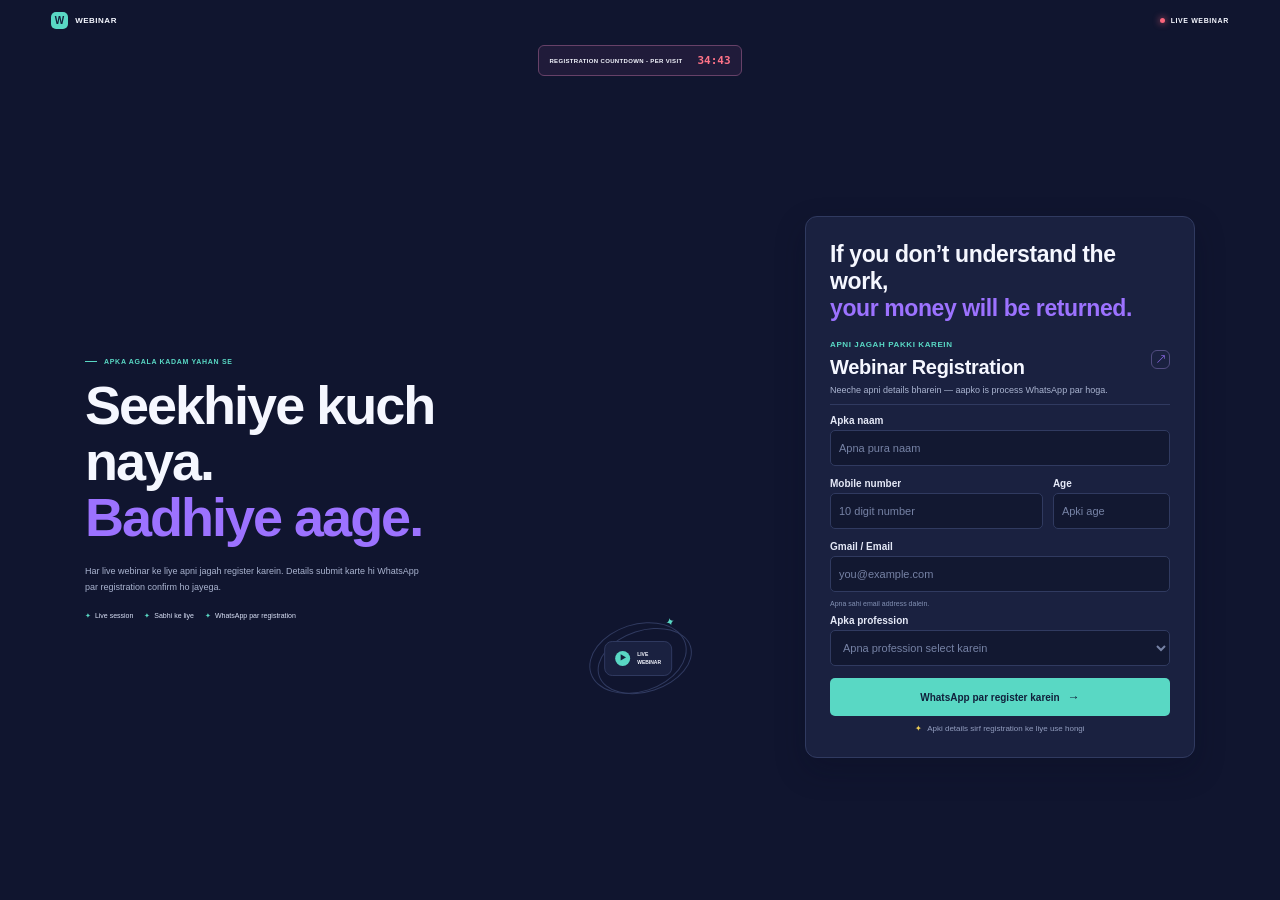
<file: index.html>
<!DOCTYPE html>
<html lang="hi">
<head>
  <meta charset="UTF-8" />
  <meta name="viewport" content="width=device-width, initial-scale=1.0" />
  <meta name="theme-color" content="#10152f" />
  <title>Webinar Registration</title>
  <link rel="stylesheet" href="styles.css" />
  <!-- Meta Pixel Code -->
<!-- Meta Pixel Code -->
<script>
!function(f,b,e,v,n,t,s)
{if(f.fbq)return;n=f.fbq=function(){n.callMethod?
n.callMethod.apply(n,arguments):n.queue.push(arguments)};
if(!f._fbq)f._fbq=n;n.push=n;n.loaded=!0;n.version='2.0';
n.queue=[];t=b.createElement(e);t.async=!0;
t.src=v;s=b.getElementsByTagName(e)[0];
s.parentNode.insertBefore(t,s)}(window, document,'script',
'https://connect.facebook.net/en_US/fbevents.js');
fbq('init', '1148708364283112');
fbq('track', 'PageView');
</script>
<noscript><img height="1" width="1" style="display:none"
src="https://www.facebook.com/tr?id=1148708364283112&ev=PageView&noscript=1"
/></noscript>
<!-- End Meta Pixel Code -->
</head>
<body>
  <header class="topbar">
    <a class="brand" href="#home" aria-label="Webinar home"><span class="brand-mark">W</span><span>WEBINAR</span></a>
    <span class="live-label"><span class="live-dot"></span> LIVE WEBINAR</span>
  </header>

  <main id="home">
    <div class="countdown" aria-label="Registration countdown">
      <span>REGISTRATION COUNTDOWN - PER VISIT</span>
      <strong id="countdown">34:43</strong>
    </div>

    <section class="hero" aria-labelledby="hero-title">
      <div class="hero-copy">
        <p class="eyebrow"><span></span> APKA AGALA KADAM YAHAN SE</p>
        <h1 id="hero-title">Seekhiye kuch<br />naya.<br /><span>Badhiye aage.</span></h1>
        <p class="intro">Har live webinar ke liye apni jagah register karein. Details submit karte hi WhatsApp par registration confirm ho jayega.</p>
        <div class="benefits"><span>✦&nbsp; Live session</span><span>✦&nbsp; Sabhi ke liye</span><span>✦&nbsp; WhatsApp par registration</span></div>
        <div class="webinar-art" aria-hidden="true"><span class="sparkle">✦</span><div class="play-card"><span class="play">▶</span><span>LIVE<br />WEBINAR</span></div></div>
      </div>

      <section class="form-card" id="register" aria-labelledby="form-title">
        <p class="refund-promise registration-refund-promise">If you don’t understand the work,<br /><span>your money will be returned.</span></p>
        <div class="card-heading">
          <div><p class="card-kicker">APNI JAGAH PAKKI KAREIN</p><h2 id="form-title">Webinar Registration</h2></div>
          <span class="edit-icon" aria-hidden="true">↗</span>
        </div>
        <p class="form-subtitle">Neeche apni details bharein — aapko is process WhatsApp par hoga.</p>
        <form id="registrationForm">
          <label class="field"><span>Apka naam</span><input type="text" name="name" placeholder="Apna pura naam" autocomplete="name" required /></label>
          <div class="field-row">
            <label class="field"><span>Mobile number</span><input type="tel" name="phone" placeholder="10 digit number" autocomplete="tel" pattern="[0-9+() -]{10,}" required /></label>
            <label class="field"><span>Age</span><input type="number" name="age" placeholder="Apki age" min="13" max="100" required /></label>
          </div>
          <label class="field"><span>Gmail / Email</span><input type="email" name="email" placeholder="you@example.com" autocomplete="email" required /></label>
          <p class="field-hint">Apna sahi email address dalein.</p>
          <label class="field"><span>Apka profession</span><select name="profession" required><option value="" disabled selected>Apna profession select karein</option><option>Student</option><option>Working professional</option><option>Business owner</option><option>Freelancer</option><option>Other</option></select></label>
          <button class="submit-button" type="submit">WhatsApp par register karein <span aria-hidden="true">→</span></button>
          <p class="secure-note"><span aria-hidden="true">✦</span> Apki details sirf registration ke liye use hongi</p>
          <p class="success-message" id="successMessage" role="status" hidden>Shukriya! Aapka registration submit ho gaya.</p>
        </form>
      </section>
    </section>
  </main>
  <script src="script.js"></script>
</body>
</html>
</file>
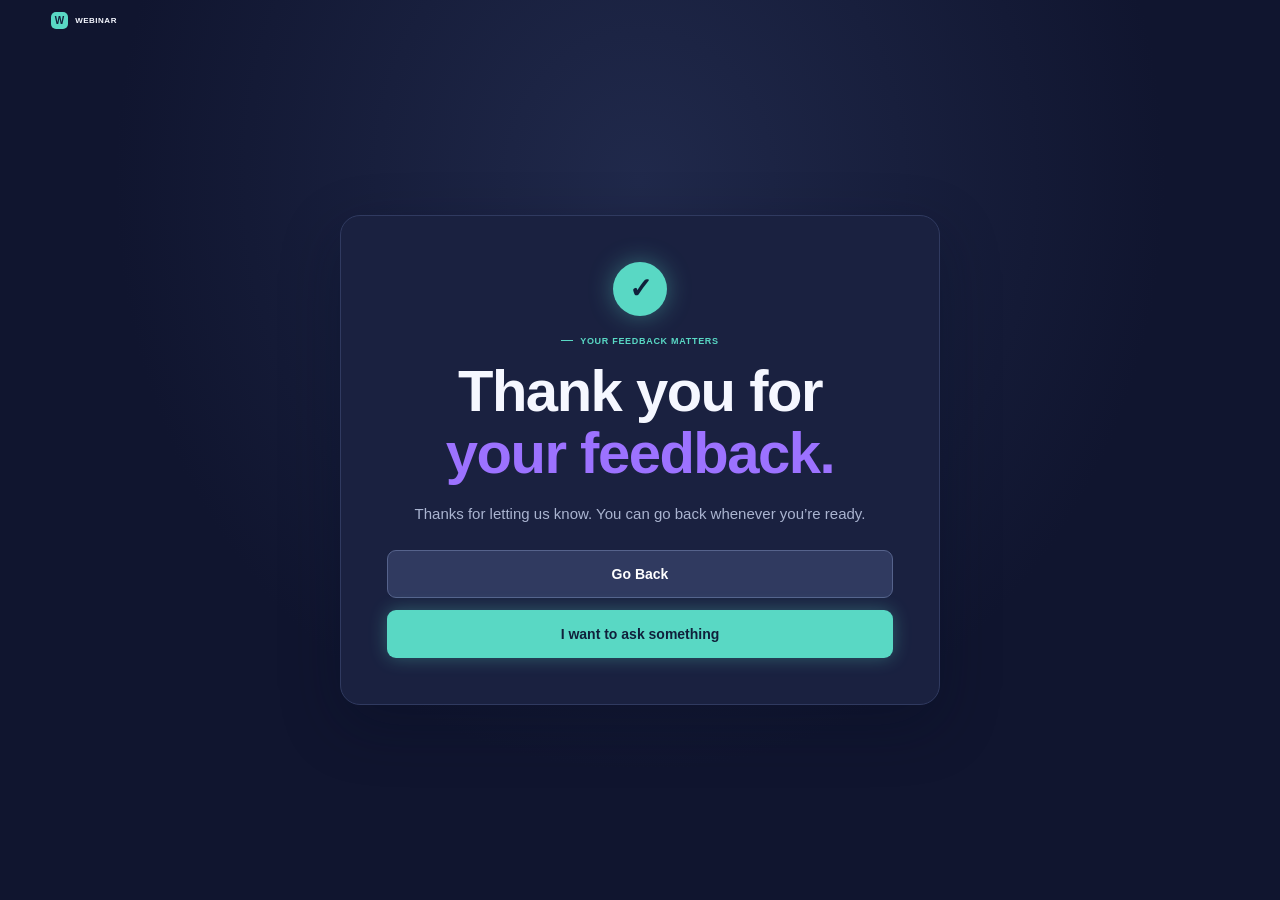
<file: feedback.html>
<!DOCTYPE html>
<html lang="en">
<head>
  <meta charset="UTF-8" />
  <meta name="viewport" content="width=device-width, initial-scale=1.0" />
  <meta name="theme-color" content="#10152f" />
  <title>Thank You</title>
  <link rel="stylesheet" href="styles.css" />
</head>
<body class="journey-page">
  <header class="topbar">
    <a class="brand" href="index.html" aria-label="Webinar home"><span class="brand-mark">W</span><span>WEBINAR</span></a>
  </header>
  <main class="journey-main">
    <section class="journey-card feedback-card" aria-labelledby="feedback-title">
      <div class="feedback-mark" aria-hidden="true">✓</div>
      <p class="eyebrow journey-eyebrow"><span></span> YOUR FEEDBACK MATTERS</p>
      <h1 id="feedback-title" class="journey-title">Thank you for<br /><span>your feedback.</span></h1>
      <p class="journey-intro">Thanks for letting us know. You can go back whenever you’re ready.</p>
      <a class="glow-button back-button" href="video.html">Go Back</a>
      <button class="glow-button ask-button" id="askButton" type="button">I want to ask something</button>
    </section>
  </main>
  <script src="feedback.js"></script>
</body>
</html>
</file>
<file: styles.css>
:root {
  color-scheme: dark;
  --bg: #10152f;
  --panel: #1a2140;
  --muted: #aab4d0;
  --accent: #59d8c4;
  --white: #f5f7ff;
  --purple: #9c72ff;
}

* { box-sizing: border-box; }
html { scroll-behavior: smooth; }
body {
  margin: 0;
  min-height: 100vh;
  padding: 0 4%;
  color: var(--white);
  background: var(--bg);
  font-family: Arial, Helvetica, sans-serif;
}
.topbar { height: 40px; display: flex; align-items: center; justify-content: space-between; }
.brand { display: inline-flex; align-items: center; gap: 7px; color: var(--white); text-decoration: none; font-size: 8px; font-weight: 700; letter-spacing: .5px; }
.brand-mark { display: grid; place-items: center; width: 17px; height: 17px; color: #12203a; background: var(--accent); border-radius: 5px; font-size: 10px; }
.live-label { display: flex; align-items: center; gap: 6px; font-size: 7px; font-weight: 700; letter-spacing: .6px; }
.live-dot { width: 5px; height: 5px; background: #fa657c; border-radius: 50%; box-shadow: 0 0 7px #fa657c; }
.countdown { display: flex; align-items: center; justify-content: center; gap: 15px; width: fit-content; margin: 5px auto 0; padding: 8px 10px; border: 1px solid #674168; border-radius: 6px; background: #201b3a; }
.countdown span { font-size: 6px; font-weight: 700; letter-spacing: .35px; }
.countdown strong { color: #ff7388; font: 700 11px monospace; }
.hero { display: grid; grid-template-columns: minmax(0, 1fr) 230px; align-items: center; gap: 8%; max-width: 1110px; min-height: calc(100vh - 88px); margin: 0 auto; padding: 25px 0 15px; }
.hero-copy { position: relative; align-self: center; padding-top: 4px; }
.eyebrow { display: flex; align-items: center; gap: 7px; margin: 0 0 13px; color: var(--accent); font-size: 7px; font-weight: 700; letter-spacing: .7px; }
.eyebrow span { display: inline-block; width: 12px; height: 1px; background: var(--accent); }
h1, h2 { font-family: Arial, Helvetica, sans-serif; }
h1 { margin: 0; font-size: clamp(38px, 5.5vw, 54px); line-height: 1.03; letter-spacing: -2px; }
h1 span { color: var(--purple); }
.intro { max-width: 340px; margin: 18px 0 16px; color: var(--muted); font-size: 9px; line-height: 1.8; }
.benefits { display: flex; flex-wrap: wrap; gap: 11px; color: #dbe2f8; font-size: 7px; }
.benefits span::first-letter { color: var(--accent); }
.webinar-art { position: absolute; right: 1%; bottom: -72px; width: 100px; height: 68px; display: grid; place-items: center; border: 1px solid #303a60; border-radius: 50%; transform: rotate(-18deg); }
.webinar-art::before { position: absolute; inset: 7px -5px -3px 6px; content: ""; border: 1px solid #303a60; border-radius: 50%; }
.sparkle { position: absolute; right: 3px; top: 2px; color: var(--accent); font-size: 11px; }
.play-card { display: flex; align-items: center; gap: 7px; padding: 9px 10px; background: #1a2140; border: 1px solid #303a60; border-radius: 8px; transform: rotate(18deg); font-size: 5px; font-weight: 700; line-height: 1.5; }
.play { display: grid; place-items: center; width: 15px; height: 15px; color: #14213b; background: var(--accent); border-radius: 50%; font-size: 7px; }
.form-card { width: 100%; padding: 17px; background: var(--panel); border: 1px solid #303a60; border-radius: 12px; box-shadow: 0 12px 30px #080d2140; }
.card-heading { display: flex; align-items: center; justify-content: space-between; }
.card-kicker { margin: 0 0 7px; color: var(--accent); font-size: 6px; font-weight: 700; letter-spacing: .6px; }
h2 { margin: 0; font-size: 14px; letter-spacing: -.3px; }
.edit-icon { display: grid; place-items: center; width: 19px; height: 19px; color: var(--purple); border: 1px solid #514c80; border-radius: 6px; font-size: 10px; }
.form-subtitle { margin: 6px 0 10px; padding-bottom: 9px; color: var(--muted); border-bottom: 1px solid #303a60; font-size: 6px; }
.field { display: block; margin-bottom: 8px; }
.field > span { display: block; margin-bottom: 4px; color: #e5e9f7; font-size: 7px; font-weight: 700; }
.field input, .field select { width: 100%; height: 23px; padding: 0 8px; color: var(--white); background: #121831; border: 1px solid #303a60; border-radius: 5px; outline: none; font: 7px Arial, sans-serif; }
.field input::placeholder, .field select:invalid { color: #7682a5; }
.field input:focus, .field select:focus { border-color: var(--accent); box-shadow: 0 0 0 2px #59d8c41a; }
.field select option { background: var(--panel); }
.field-row { display: grid; grid-template-columns: 1fr .55fr; gap: 10px; }
.field-hint { margin: -4px 0 8px; color: #8290b3; font-size: 5px; }
.submit-button { display: flex; align-items: center; justify-content: center; gap: 8px; width: 100%; height: 25px; padding: 0 10px; color: #10203b; background: var(--accent); border: 0; border-radius: 5px; font: 700 7px Arial, sans-serif; cursor: pointer; transition: background .2s, transform .2s; }
.submit-button:hover { background: #79ead7; transform: translateY(-1px); }
.submit-button span { font-size: 12px; }
.secure-note { margin: 8px 0 0; color: #929dbe; text-align: center; font-size: 6px; }
.secure-note span { color: #f0cf55; margin-right: 3px; }
.success-message { margin: 8px 0 0; padding: 8px; color: var(--accent); background: #59d8c412; border-radius: 5px; text-align: center; font-size: 9px; }

.journey-page { min-height: 100vh; background: radial-gradient(ellipse at 50% 20%, #20294b 0, var(--bg) 58%); }
.journey-main { display: grid; place-items: center; min-height: calc(100vh - 40px); padding: 36px 0 56px; }
.journey-card { width: min(100%, 720px); padding: clamp(22px, 5vw, 46px); text-align: center; background: #1a2140; border: 1px solid #303a60; border-radius: 20px; box-shadow: 0 20px 60px #080d214d; }
.journey-eyebrow { justify-content: center; margin-bottom: 14px; font-size: 9px; }
.refund-promise { margin: 0 auto 24px; color: var(--white); font-size: clamp(24px, 4.6vw, 38px); font-weight: 800; line-height: 1.12; letter-spacing: -1px; }
.refund-promise span { color: var(--purple); }
.registration-refund-promise { margin: 0 0 18px; font-size: clamp(17px, 2vw, 23px); line-height: 1.18; letter-spacing: -.4px; }
.journey-title { font-size: clamp(34px, 7vw, 58px); line-height: 1.08; letter-spacing: -1.5px; }
.journey-title span { color: var(--purple); }
.journey-intro { max-width: 540px; margin: 16px auto 24px; color: var(--muted); font-size: 15px; line-height: 1.7; }
.video-prompt { margin: 0 0 9px; color: #ff5368; text-align: center; font-size: 12px; font-weight: 800; letter-spacing: 1.2px; text-shadow: 0 0 7px #ff304d, 0 0 15px #ff304d99; }
.video-prompt span { display: block; margin-bottom: 2px; font-size: 22px; line-height: 1; animation: prompt-bounce 1s ease-in-out infinite; }
@keyframes prompt-bounce { 50% { transform: translateY(4px); } }
.video-frame { overflow: hidden; width: 100%; padding: 10px; background: #10152f; border: 1px solid var(--accent); border-radius: 13px; box-shadow: 0 0 18px #59d8c455; }
.video-player { position: relative; overflow: hidden; width: 100%; aspect-ratio: 16 / 9; background: #080d1d; border-radius: 8px; }
.video-thumbnail { display: block; width: 100%; height: 100%; object-fit: cover; }
.video-thumbnail[hidden] { display: none; }
.video-player iframe { position: absolute; inset: 0; display: block; width: 100%; height: 100%; background: #080d1d; border: 0; }
.video-player iframe[hidden] { display: none; }
.video-note { margin: 9px 0 0; color: #8290b3; font-size: 11px; }
.journey-actions { display: grid; grid-template-columns: 1fr 1fr; gap: 13px; margin-top: 20px; }
.glow-button { display: inline-flex; align-items: center; justify-content: center; min-height: 48px; padding: 12px 18px; color: white; border: 1px solid transparent; border-radius: 9px; text-align: center; text-decoration: none; font: 700 14px Arial, sans-serif; cursor: pointer; transition: transform .2s, box-shadow .2s, opacity .2s; }
.glow-button:hover { transform: translateY(-2px); }
.glow-button:disabled { opacity: .6; cursor: default; transform: none; }
.watch-button, .interested-button { color: #fff; background: var(--purple); border-color: var(--purple); box-shadow: 0 0 18px #9c72ff88; }
.watch-button:hover, .interested-button:hover { box-shadow: 0 0 26px #9c72ffcc; }
.skip-button, .not-interested-button { color: var(--purple); background: #fff; border-color: #fff; box-shadow: 0 0 18px #ffffff66; }
.skip-button:hover, .not-interested-button:hover { box-shadow: 0 0 26px #ffffffaa; }
.timer-note { margin: 16px 0 0; color: var(--muted); font-size: 13px; }
.interest-actions { display: grid; grid-template-columns: 1fr 1fr; gap: 12px; margin-top: 18px; padding-top: 18px; border-top: 1px solid #303a60; }
.interest-actions[hidden] { display: none; }
.interest-actions p { grid-column: 1 / -1; margin: 0 0 2px; color: var(--white); font-size: 15px; font-weight: 700; }
.transparency-note { grid-column: 1 / -1; margin-top: 8px; padding: 14px; color: var(--muted); background: #10152f; border: 1px solid #514c80; border-radius: 10px; text-align: left; font-size: 12px; line-height: 1.6; }
.transparency-note strong { display: block; margin-bottom: 5px; color: var(--purple); font-size: 14px; }
.transparency-note p { margin: 5px 0 0; color: var(--muted); font-size: 12px; font-weight: 400; }
.confirmation-overlay { position: fixed; z-index: 10; inset: 0; display: grid; place-items: center; padding: 20px; background: #080d21b8; }
.confirmation-overlay[hidden] { display: none; }
.confirmation-card { width: min(100%, 420px); padding: 26px; background: var(--panel); border: 1px solid #56638c; border-radius: 16px; box-shadow: 0 0 32px #080d2180; text-align: center; }
.confirmation-card h2 { font-size: 22px; line-height: 1.5; }
.confirmation-card h2 span { display: block; color: var(--purple); }
.confirmation-card h2 span + span { margin-top: 4px; }
.confirmation-actions { display: grid; grid-template-columns: 1fr 1fr; gap: 12px; margin-top: 22px; }
#watchedNo { color: #24203a; background: #fff; border-color: #fff; box-shadow: 0 0 18px #ffffff55; }
#watchedNo:hover { box-shadow: 0 0 26px #ffffff99; }
#watchedYes { color: #fff; background: var(--purple); border-color: var(--purple); box-shadow: 0 0 18px #9c72ff88; }
#watchedYes:hover { box-shadow: 0 0 26px #9c72ffcc; }
.feedback-card { max-width: 600px; }
.feedback-mark { display: grid; place-items: center; width: 54px; height: 54px; margin: 0 auto 20px; color: #10203b; background: var(--accent); border-radius: 50%; font-size: 28px; font-weight: 700; box-shadow: 0 0 24px #59d8c466; }
.back-button { width: 100%; background: #303a60; border-color: #56638c; }
.ask-button { width: 100%; margin-top: 12px; color: #10203b; background: var(--accent); box-shadow: 0 0 18px #59d8c455; }

@media (min-width: 1000px) {
  body { padding: 0 4%; }
  .hero { grid-template-columns: minmax(0, 1fr) minmax(340px, 390px); gap: 10%; }
  .form-card { padding: 24px; }
  .field input, .field select { height: 36px; font-size: 11px; }
  .field > span { font-size: 10px; }
  .field { margin-bottom: 12px; }
  .submit-button { height: 38px; font-size: 10px; }
  .form-subtitle { font-size: 9px; }
  .card-kicker { font-size: 8px; }
  h2 { font-size: 20px; }
  .field-hint { font-size: 7px; }
  .secure-note { font-size: 8px; }
}
@media (max-width: 600px) {
  body { padding: 0 5%; }
  .topbar { height: 52px; }
  .brand { gap: 9px; font-size: 10px; }
  .brand-mark { width: 23px; height: 23px; font-size: 13px; }
  .live-label { font-size: 9px; }
  .live-dot { width: 7px; height: 7px; }
  .countdown { max-width: 100%; gap: 12px; margin-top: 12px; padding: 10px 12px; }
  .countdown span { font-size: 8px; }
  .countdown strong { font-size: 14px; }
  .hero { grid-template-columns: minmax(0, 1fr); gap: 24px; min-height: unset; padding: 38px 0 30px; }
  .hero-copy { padding: 0; }
  .eyebrow { margin-bottom: 12px; font-size: 9px; }
  h1 { font-size: clamp(42px, 11vw, 58px); }
  .intro { max-width: 440px; margin: 16px 0; font-size: 13px; line-height: 1.7; }
  .benefits { font-size: 10px; gap: 10px 14px; }
  .webinar-art { display: none; }
  .form-card { width: 100%; max-width: 460px; margin: 0 auto; padding: 22px; border-radius: 14px; }
  .field input, .field select { height: 44px; padding: 0 11px; font-size: 14px; }
  .field > span { margin-bottom: 6px; font-size: 12px; }
  .field { margin-bottom: 14px; }
  .field-row { gap: 10px; }
  .submit-button { height: 46px; font-size: 12px; }
  .form-subtitle { margin: 8px 0 14px; padding-bottom: 12px; font-size: 10px; line-height: 1.5; }
  .card-kicker { font-size: 9px; }
  h2 { font-size: 20px; }
  .field-hint { font-size: 8px; }
  .secure-note { font-size: 9px; }
  .success-message { font-size: 11px; }
}
@media (max-width: 380px) {
  .field-row { grid-template-columns: 1fr .7fr; gap: 8px; }
  .benefits { gap: 8px; font-size: 8px; }
  .form-card { padding: 18px; }
}
</file>
